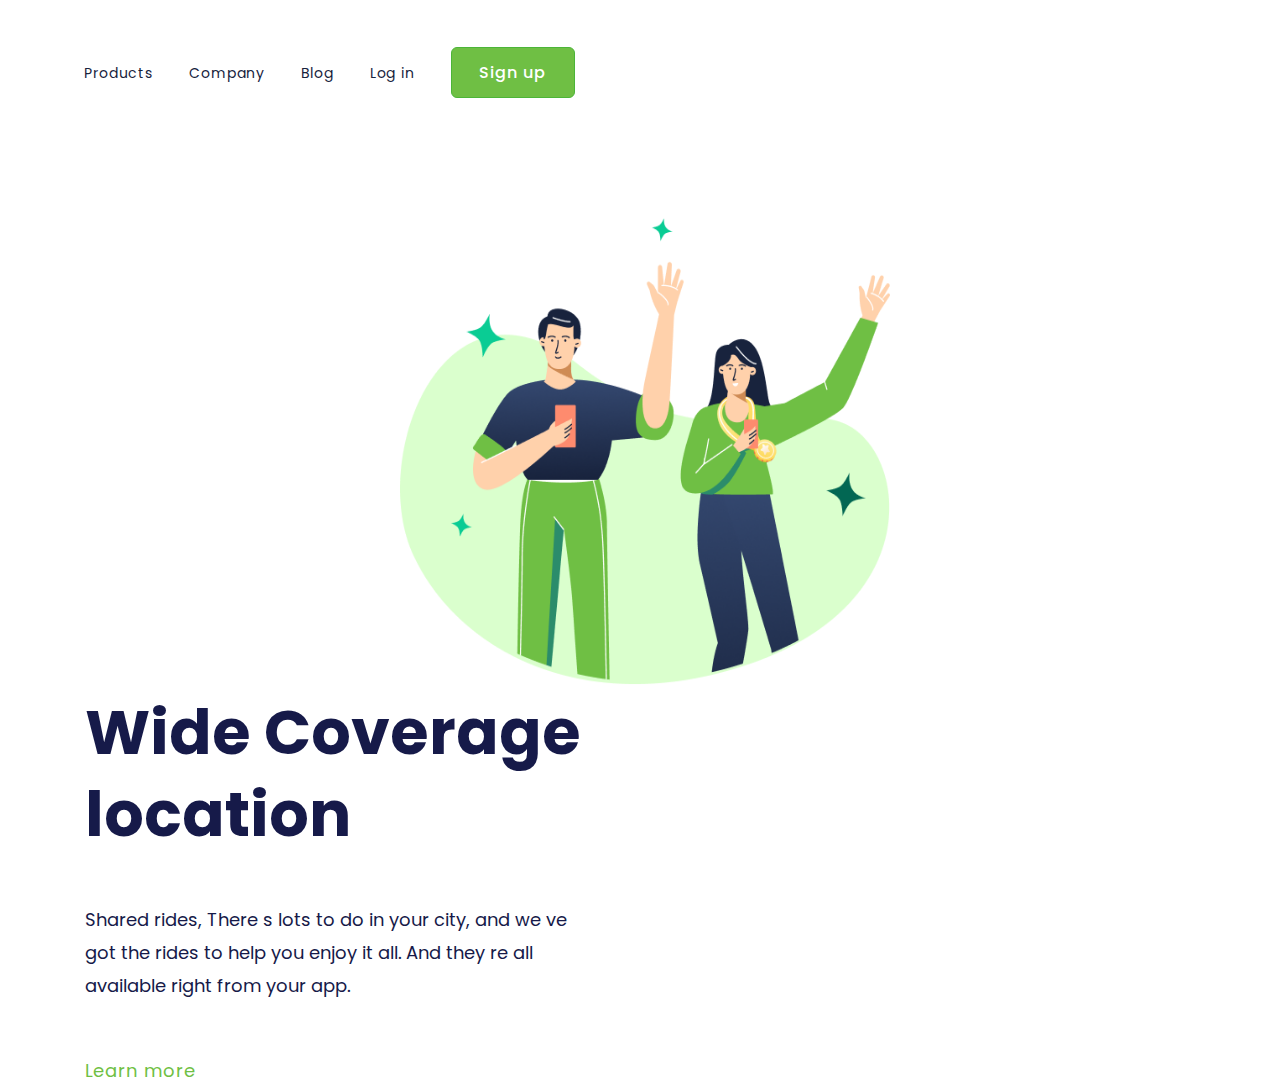
<file: index.html>
<!DOCTYPE html>
<html lang="pt-br">
<head>
    <meta charset="UTF-8">
    <meta http-equiv="X-UA-Compatible" content="IE=edge">
    <meta name="viewport" content="width=device-width, initial-scale=1.0">
    <link rel="stylesheet" href="./styles.css">
    <link rel="preconnect" href="https://fonts.googleapis.com">
<link rel="preconnect" href="https://fonts.gstatic.com" crossorigin>
<link href="https://fonts.googleapis.com/css2?family=Poppins:wght@400;500;700&display=swap" rel="stylesheet">
    <title>positive alteração</title>
</head>
<body>
    <div class="wrapper">
    <header>
<a class="link-header">Products</a>
<a class="link-header">Company</a>
<a class="link-header">Blog</a>
<a class="link-header">Log in</a>
<button class="button-header">Sign up</button>
</header>
<main>
    <img src="./Positive.png" alt="img-positive" class="img-pos">
    <div>
    <h1>
        Wide Coverage location
    </h1>
    <p>Shared rides, There s lots to do in your city, and we ve got the rides to help you enjoy it all. And they re all available right from your app.</p>
        <button class="button-learn">Learn more</button>
    </div>
    </main>
</div>
</body>
</html>
</file>
<file: styles.css>
* {
    font-family: 'Poppins', sans-serif;
    margin: 0px;
    padding: 0px;
    box-sizing: border-box;
}

header {
    margin-top: 47px;
    margin-left: 42px;
}

.link-header {
    font-weight: 400px;
    font-size: 14px;
    line-height: 21px;
    letter-spacing: 0.875px;
    color: #17233D;
    margin-right: 32px;
    

}

a:nth-child(1) {
    margin-left: 42px;
}

.button-header {

    background: #6FBF44;
    border: 1px solid #4CB538;
    border-radius: 6px;
    cursor: pointer;
    width: 124px;
    height: 51px;
    font-weight: 500;
    font-size: 16px;
    line-height: 24px;
    letter-spacing: 1px;
    color: #FFFFFF;
}

.img-pos {
    display: inline-block;
    margin-top: 120px;
    width: 500px;
    height: 466.9px;
    margin-left: 400px;
}

div {
    display: inline-block;
}

h1 {
    font-weight: 700;
    font-size: 62px;
    line-height: 82px;
    color: #161A49;
    margin-bottom: 47px;
    margin-left: 85px;
    width: 582px;
    height: 164px;
    margin-right: 57px;
}

p {
    font-weight: 400;
    font-size: 18px;
    line-height: 33px;
    color: #161A49;
    width: 493px;
    margin-left: 85px;
}

.button-learn {
    font-weight: 500px;
    font-size: 18px;
    line-height: 27px;
    letter-spacing: 1px;
    color: #6FBF44;
    cursor: pointer;
    background: transparent;
    border: none;
    margin-top: 55px;
    margin-left: 85px;
}

@media screen and (max-width: 750px)
{
    
}
</file>
